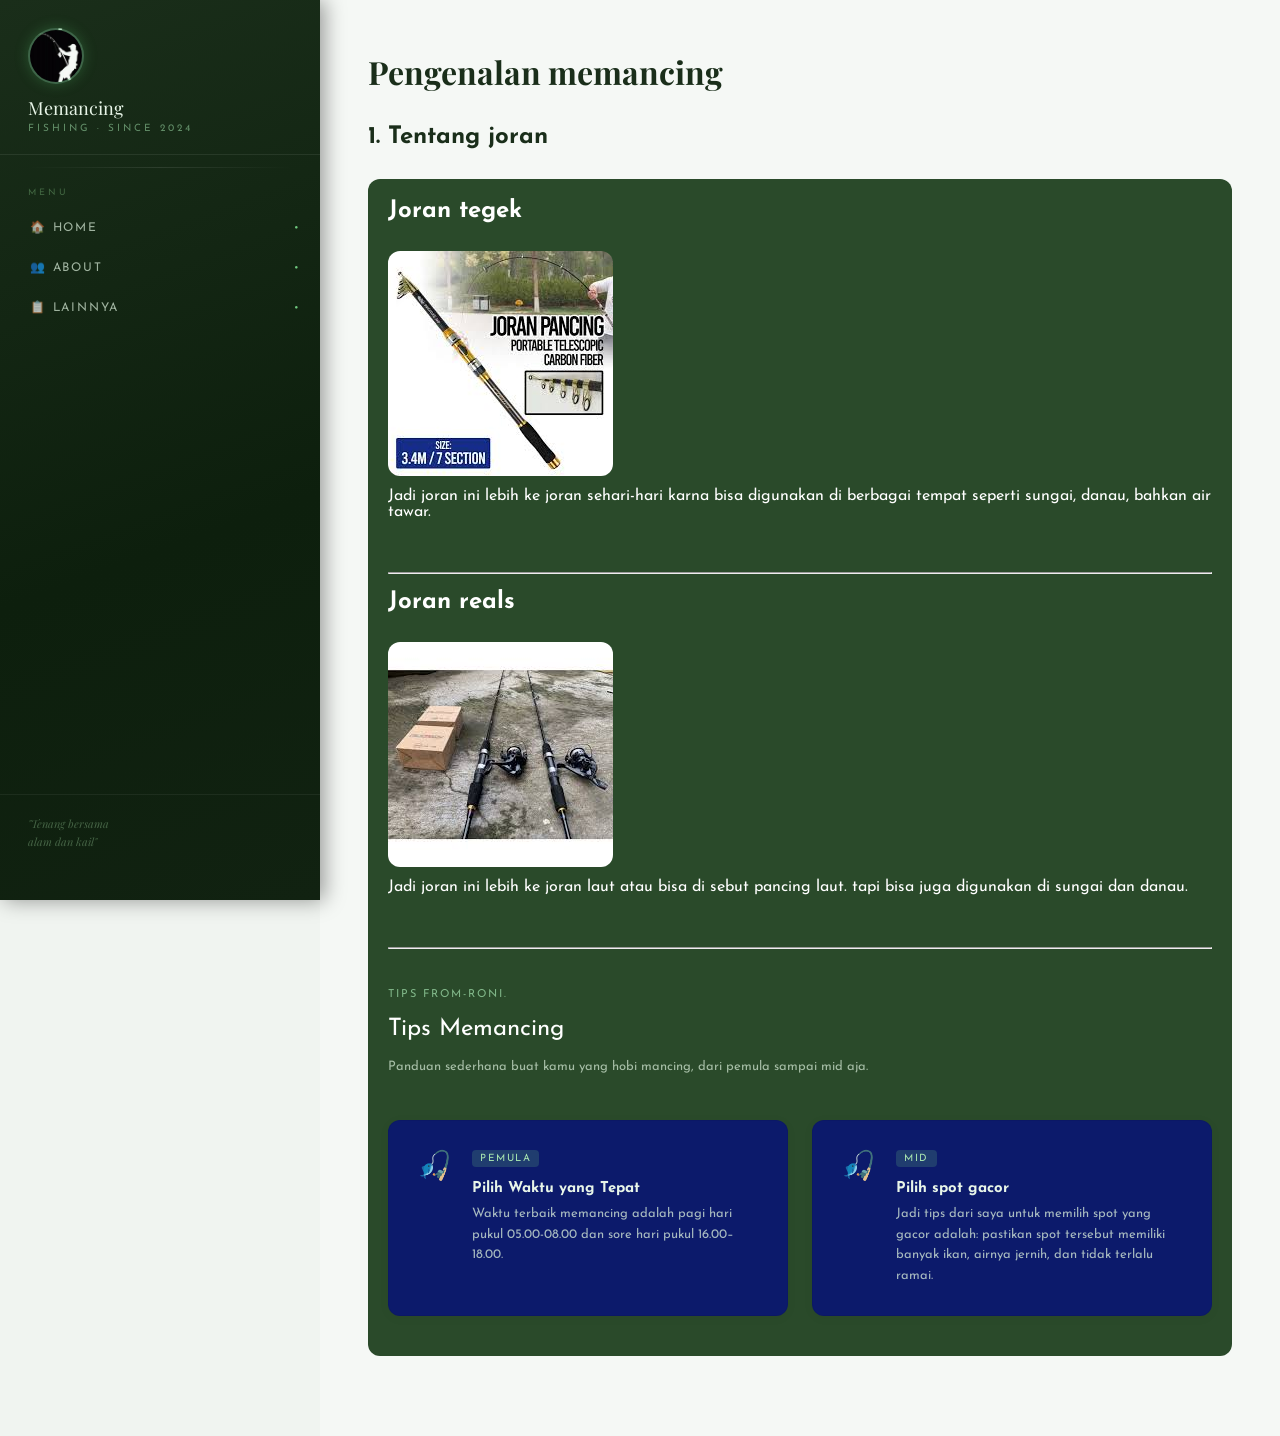
<file: index.html>
<!DOCTYPE html>
<html lang="en">

<head>
    <meta charset="UTF-8">
    <meta name="viewport" content="width=device-width, initial-scale=1.0">
    <title>fishing</title>
    <link rel="stylesheet" href="style.css">
    <link
        href="https://fonts.googleapis.com/css2?family=Playfair+Display:wght@400;700&family=Josefin+Sans:wght@300;400;600&display=swap"
        rel="stylesheet">
</head>

<body>

    <!-- Tombol Hamburger (muncul di mobile) -->
    <button class="hamburger" id="hamburgerBtn" aria-label="Buka menu">
        <span></span>
        <span></span>
        <span></span>
    </button>

    <!-- Overlay backdrop -->
    <div class="nav-overlay" id="navOverlay"></div>

    <header id="sidebar">
        <div class="logo"></div>

        <div class="site-title">
            <span class="title-main">Memancing</span>
            <span class="title-sub">fishing · since 2024</span>
        </div>

        <div class="nav-divider"></div>

        <nav class="atas">
            <span class="nav-label">Menu</span>
            <a href="index.html" class="active">🏠 Home</a>
            <a href="about.html" class="active">👥 About</a>
            <a href="lainnya.html" class="active">📋 Lainnya</a>
        </nav>

        <div class="sidebar-footer">
            <p class="tagline">"Tenang bersama<br>alam dan kail"</p>
        </div>
    </header>

    <main class="konten">

        <h1>Pengenalan memancing</h1><br>
        <h2>1. Tentang joran</h2>
        <div class="joran">

            <article>
                <h3 style="font-size: x-large;">Joran tegek</h3><br>
                <img src="images/joran tegek.jfif" alt="Joran tegek">
                <p>Jadi joran ini lebih ke joran sehari-hari karna bisa digunakan di berbagai tempat seperti sungai, danau, bahkan air tawar.</p>
            </article><br><br><hr><br>

            <article>
                <h3 style="font-size: x-large;">Joran reals</h3><br>
                <img src="images/joran reels.jfif" alt="Joran reels">
                <p>Jadi joran ini lebih ke joran laut atau bisa di sebut pancing laut. tapi bisa juga digunakan di
                    sungai dan danau.</p>
            </article><br><br><hr><br>

            <div class="page-header">
                <span class="page-tag">Tips from-roni.</span><br><br>
                <p style="font-size: x-large;">Tips Memancing</p><br>
                <p class="page-desc">Panduan sederhana buat kamu yang hobi mancing, dari pemula sampai mid aja.</p>
            </div><br>

            <div class="artikel-grid">
                <article class="artikel-card">
                    <div class="artikel-icon">🎣</div>
                    <div class="artikel-body">
                        <ul>
                            <li><span class="artikel-tag">Pemula</span></li>
                        </ul>
                        <h3>Pilih Waktu yang Tepat</h3>
                        <p>Waktu terbaik memancing adalah pagi hari pukul 05.00-08.00 dan sore hari pukul 16.00–18.00.</p>
                    </div>
                </article>

                <article class="artikel-card">
                    <div class="artikel-icon">🎣</div>
                    <div class="artikel-body">
                        <ul>
                            <li><span class="artikel-tag">Mid</span></li>
                        </ul>
                        <h3>Pilih spot gacor</h3>
                        <p>Jadi tips dari saya untuk memilih spot yang gacor adalah: pastikan spot tersebut memiliki
                            banyak ikan, airnya jernih, dan tidak terlalu ramai.</p>
                    </div>
                </article>
            </div>

        </div>
    </main>

    <script>
        const hamburgerBtn = document.getElementById('hamburgerBtn');
        const sidebar = document.getElementById('sidebar');
        const navOverlay = document.getElementById('navOverlay');

        hamburgerBtn.addEventListener('click', () => {
            sidebar.classList.toggle('open');
            navOverlay.classList.toggle('open');
        });

        navOverlay.addEventListener('click', () => {
            sidebar.classList.remove('open');
            navOverlay.classList.remove('open');
        });

        sidebar.querySelectorAll('a').forEach(link => {
            link.addEventListener('click', () => {
                sidebar.classList.remove('open');
                navOverlay.classList.remove('open');
            });
        });
    </script>

</body>

</html>
</file>
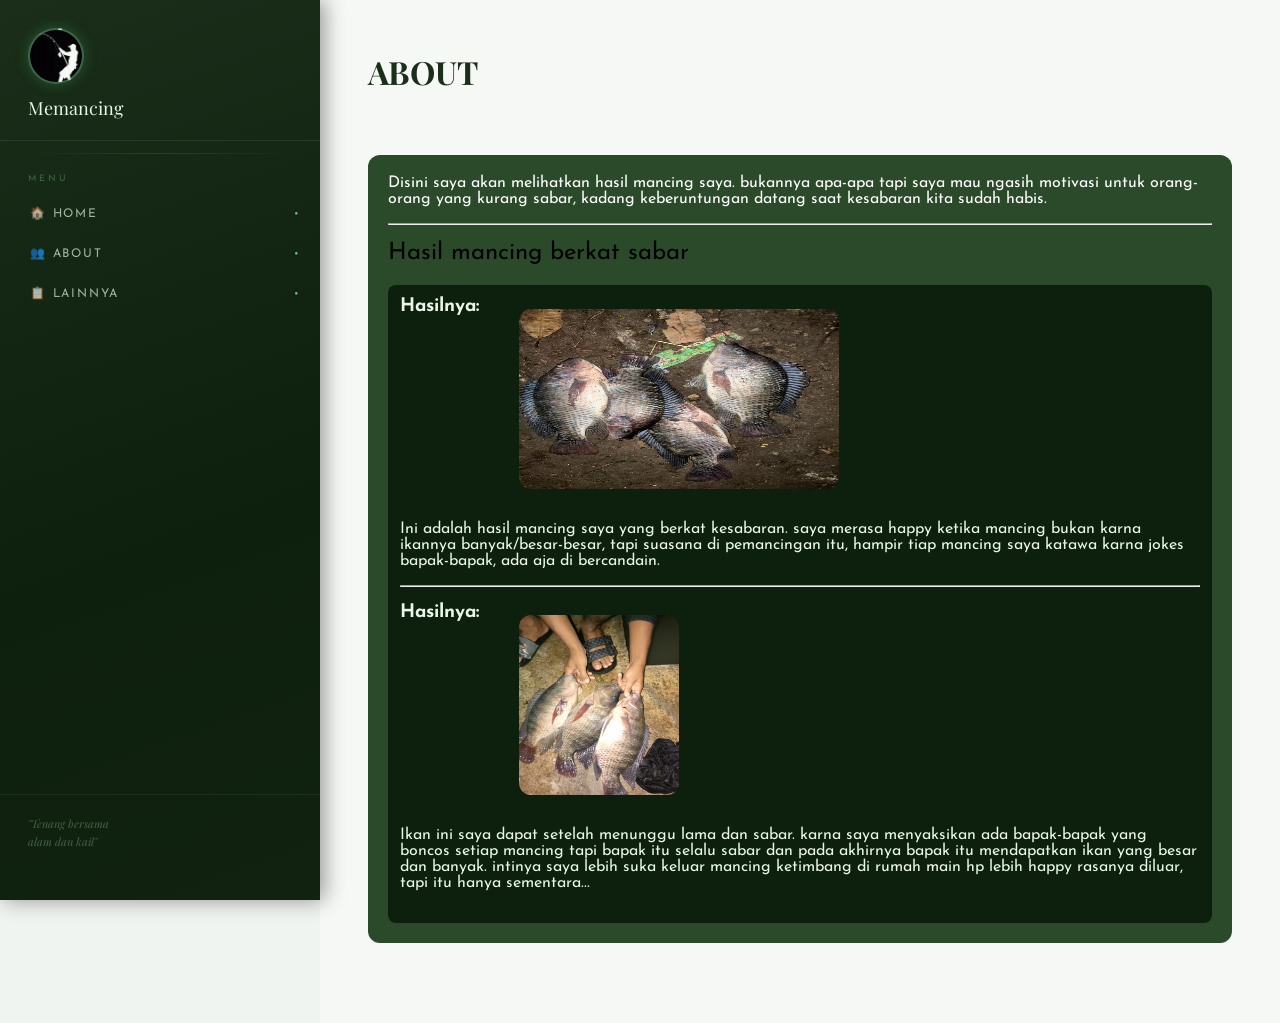
<file: about.html>
<!DOCTYPE html>
<html lang="en">

<head>
    <meta charset="UTF-8">
    <meta name="viewport" content="width=device-width, initial-scale=1.0">
    <title>fishing</title>
    <link rel="stylesheet" href="style.css">
    <link
        href="https://fonts.googleapis.com/css2?family=Playfair+Display:wght@400;700&family=Josefin+Sans:wght@300;400;600&display=swap"
        rel="stylesheet">
</head>

<body>

    <!-- Tombol Hamburger (muncul di mobile) -->
    <button class="hamburger" id="hamburgerBtn" aria-label="Buka menu">
        <span></span>
        <span></span>
        <span></span>
    </button>

    <!-- Overlay backdrop -->
    <div class="nav-overlay" id="navOverlay"></div>

    <header id="sidebar">
        <div class="logo"></div>

        <div class="site-title">
            <span class="title-main">Memancing</span>
        </div>

        <div class="nav-divider"></div>

        <nav class="atas">
            <span class="nav-label">Menu</span>
            <a href="index.html" class="active">🏠 Home</a>
            <a href="about.html" class="active">👥 About</a>
            <a href="lainnya.html" class="active">📋 Lainnya</a>
        </nav>

        <div class="sidebar-footer">
            <p class="tagline">"Tenang bersama<br>alam dan kail"</p>
        </div>
    </header>

    <main class="konten">

        <h1>ABOUT</h1><br>
        <div class="joran">

        <p>Disini saya akan melihatkan hasil mancing saya. bukannya apa-apa tapi saya mau ngasih motivasi untuk
            orang-orang yang kurang sabar, kadang keberuntungan datang saat kesabaran kita sudah habis.</p><br><hr><br>
        <P style="font-size: x-large; color: black;">Hasil mancing berkat sabar</P>
        <div class="hasil">
            <article>
                <div class="mpak">
                    <h3>Hasilnya:</h3><br>
                    <img src="images/ikan.jpeg" style="width:40%; height:180px;">
                    <p>Ini adalah hasil mancing saya yang berkat kesabaran.
                        saya merasa happy ketika mancing bukan karna ikannya banyak/besar-besar, tapi suasana di
                        pemancingan itu, hampir tiap mancing saya katawa karna jokes bapak-bapak, ada aja di bercandain.
                    </p>
                </div><br>
                <hr><br>
                <div class="mpak">
                    <h3>Hasilnya:</h3><br>
                    <img src="images/ikan3.jpeg" style="width:20%; height:180px;">
                    <p>Ikan ini saya dapat setelah menunggu lama dan sabar. karna saya menyaksikan ada bapak-bapak yang
                        boncos setiap mancing tapi bapak itu selalu sabar dan pada akhirnya bapak itu mendapatkan ikan
                        yang besar dan banyak.
                        intinya saya lebih suka keluar mancing ketimbang di rumah main hp lebih  happy
                        rasanya diluar, tapi itu hanya sementara...
                    </p>
                </div>
            </article>
        </div>
    </main>

    <script>
        const hamburgerBtn = document.getElementById('hamburgerBtn');
        const sidebar = document.getElementById('sidebar');
        const navOverlay = document.getElementById('navOverlay');

        hamburgerBtn.addEventListener('click', () => {
            sidebar.classList.toggle('open');
            navOverlay.classList.toggle('open');
        });

        navOverlay.addEventListener('click', () => {
            sidebar.classList.remove('open');
            navOverlay.classList.remove('open');
        });

        sidebar.querySelectorAll('a').forEach(link => {
            link.addEventListener('click', () => {
                sidebar.classList.remove('open');
                navOverlay.classList.remove('open');
            });
        });
    </script>

</body>

</html>
</file>
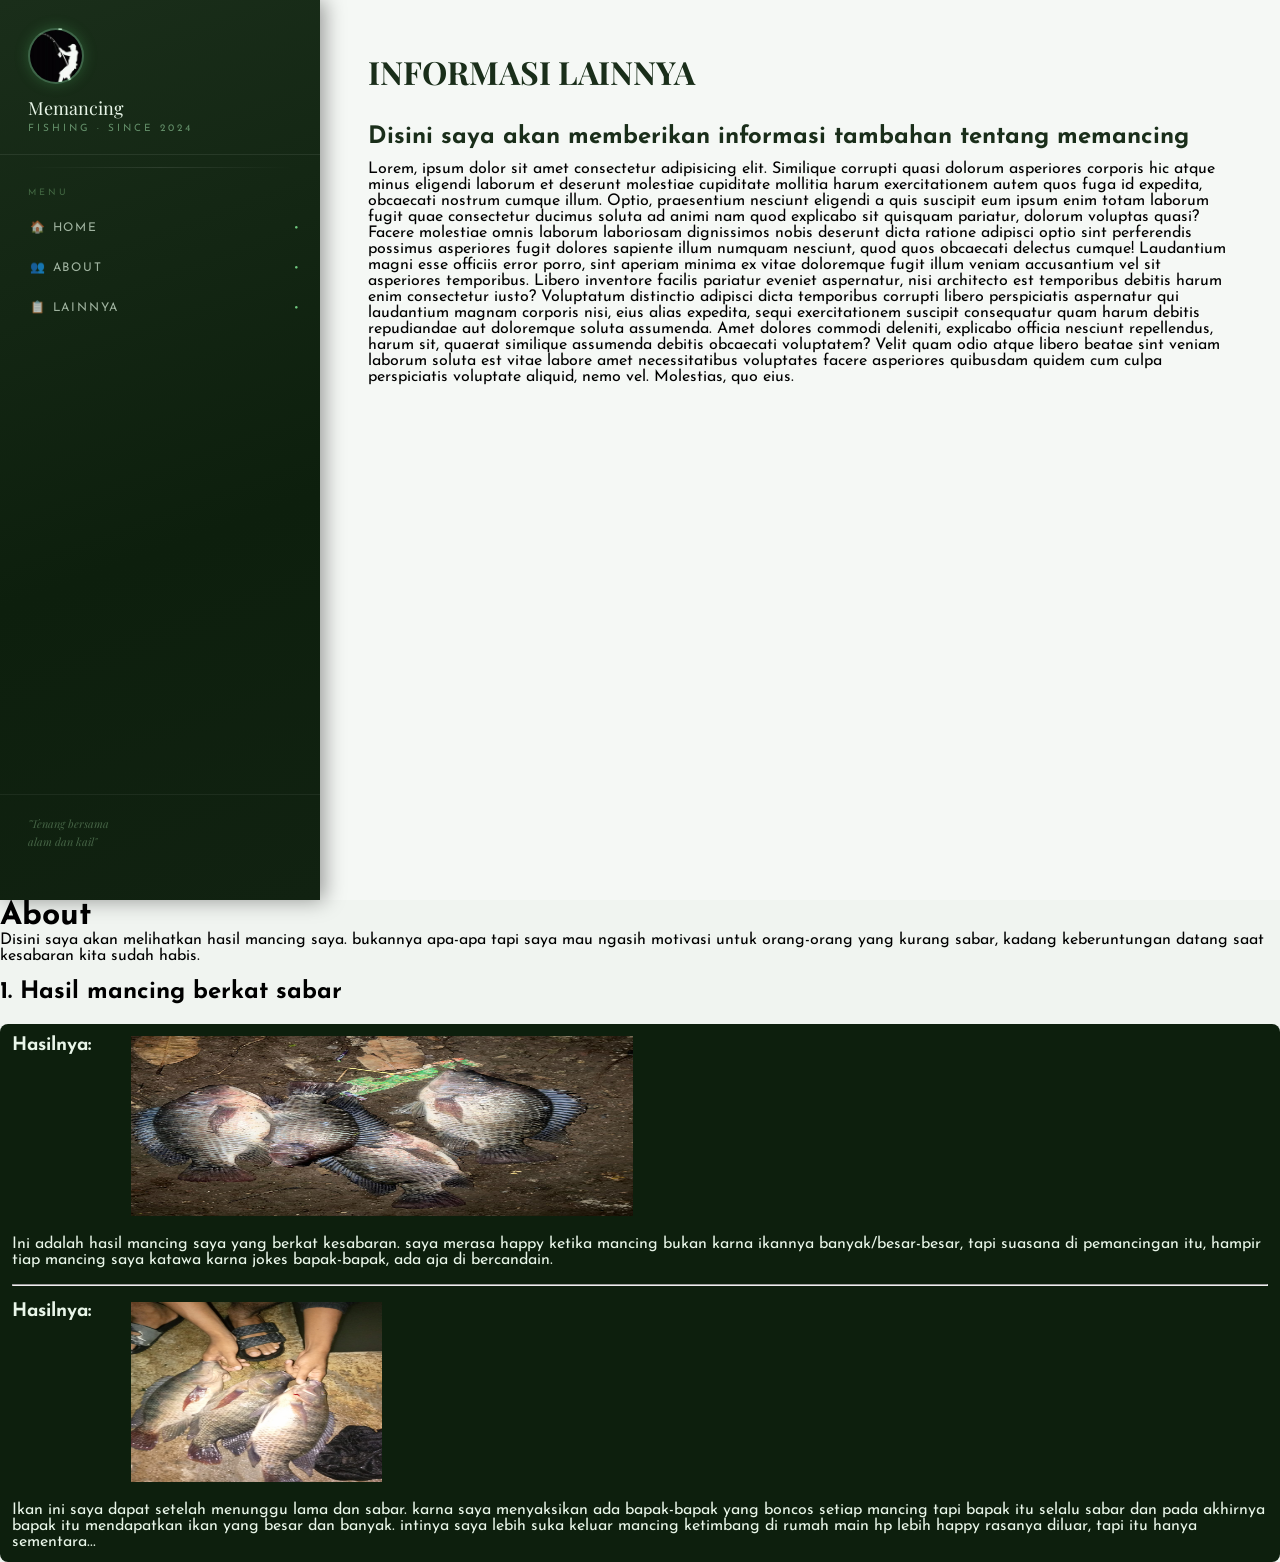
<file: lainnya.html>
<!DOCTYPE html>
<html lang="en">

<head>
    <meta charset="UTF-8">
    <meta name="viewport" content="width=device-width, initial-scale=1.0">
    <title>fishing</title>
    <link rel="stylesheet" href="style.css">
    <link
        href="https://fonts.googleapis.com/css2?family=Playfair+Display:wght@400;700&family=Josefin+Sans:wght@300;400;600&display=swap"
        rel="stylesheet">
</head>

<body>

    <!-- Tombol Hamburger (muncul di mobile) -->
    <button class="hamburger" id="hamburgerBtn" aria-label="Buka menu">
        <span></span>
        <span></span>
        <span></span>
    </button>

    <!-- Overlay backdrop -->
    <div class="nav-overlay" id="navOverlay"></div>

    <header id="sidebar">
        <div class="logo"></div>

        <div class="site-title">
            <span class="title-main">Memancing</span>
            <span class="title-sub">fishing · since 2024</span>
        </div>

        <div class="nav-divider"></div>

        <nav class="atas">
            <span class="nav-label">Menu</span>
            <a href="index.html" class="active">🏠 Home</a>
            <a href="about.html" class="active">👥 About</a>
            <a href="lainnya.html" class="active">📋 Lainnya</a>
        </nav>

        <div class="sidebar-footer">
            <p class="tagline">"Tenang bersama<br>alam dan kail"</p>
        </div>
    </header>

    <main class="konten">

        <h1>INFORMASI LAINNYA</h1><br>
        <h2>Disini saya akan memberikan informasi tambahan tentang memancing</h2>
        <p>Lorem, ipsum dolor sit amet consectetur adipisicing elit. Similique corrupti quasi dolorum asperiores
            corporis hic atque minus eligendi laborum et deserunt molestiae cupiditate mollitia harum exercitationem
            autem quos fuga id expedita, obcaecati nostrum cumque illum. Optio, praesentium nesciunt eligendi a quis
            suscipit eum ipsum enim totam laborum fugit quae consectetur ducimus soluta ad animi nam quod explicabo sit
            quisquam pariatur, dolorum voluptas quasi? Facere molestiae omnis laborum laboriosam dignissimos nobis
            deserunt dicta ratione adipisci optio sint perferendis possimus asperiores fugit dolores sapiente illum
            numquam nesciunt, quod quos obcaecati delectus cumque! Laudantium magni esse officiis error porro, sint
            aperiam minima ex vitae doloremque fugit illum veniam accusantium vel sit asperiores temporibus. Libero
            inventore facilis pariatur eveniet aspernatur, nisi architecto est temporibus debitis harum enim consectetur
            iusto? Voluptatum distinctio adipisci dicta temporibus corrupti libero perspiciatis aspernatur qui
            laudantium magnam corporis nisi, eius alias expedita, sequi exercitationem suscipit consequatur quam harum
            debitis repudiandae aut doloremque soluta assumenda. Amet dolores commodi deleniti, explicabo officia
            nesciunt repellendus, harum sit, quaerat similique assumenda debitis obcaecati voluptatem? Velit quam odio
            atque libero beatae sint veniam laborum soluta est vitae labore amet necessitatibus voluptates facere
            asperiores quibusdam quidem cum culpa perspiciatis voluptate aliquid, nemo vel. Molestias, quo eius.</p>

    </main>

    <script>
        const hamburgerBtn = document.getElementById('hamburgerBtn');
        const sidebar = document.getElementById('sidebar');
        const navOverlay = document.getElementById('navOverlay');

        hamburgerBtn.addEventListener('click', () => {
            sidebar.classList.toggle('open');
            navOverlay.classList.toggle('open');
        });

        navOverlay.addEventListener('click', () => {
            sidebar.classList.remove('open');
            navOverlay.classList.remove('open');
        });

        sidebar.querySelectorAll('a').forEach(link => {
            link.addEventListener('click', () => {
                sidebar.classList.remove('open');
                navOverlay.classList.remove('open');
            });
        });
    </script>

</body>

</html>


<h1>About</h1>
        <p>Disini saya akan melihatkan hasil mancing saya. bukannya apa-apa tapi saya mau ngasih motivasi untuk
            orang-orang yang kurang sabar, kadang keberuntungan datang saat kesabaran kita sudah habis.</p><br>
        <h2>1. Hasil mancing berkat sabar</h2>
        <div class="hasil">
            <article>
                <div class="mpak">
                    <h3>Hasilnya:</h3><br>
                    <img src="images/ikan.jpeg" style="width:40%; height:180px;">
                    <p>Ini adalah hasil mancing saya yang berkat kesabaran.
                        saya merasa happy ketika mancing bukan karna ikannya banyak/besar-besar, tapi suasana di
                        pemancingan itu, hampir tiap mancing saya katawa karna jokes bapak-bapak, ada aja di bercandain.
                    </p>
                </div><br>
                <hr><br>
                <div class="mpak">
                    <h3>Hasilnya:</h3><br>
                    <img src="images/ikan3.jpeg" style="width:20%; height:180px;">
                    <p>Ikan ini saya dapat setelah menunggu lama dan sabar. karna saya menyaksikan ada bapak-bapak yang
                        boncos setiap mancing tapi bapak itu selalu sabar dan pada akhirnya bapak itu mendapatkan ikan
                        yang besar dan banyak.
                        intinya saya lebih suka keluar mancing ketimbang di rumah main hp lebih  happy
                        rasanya diluar, tapi itu hanya sementara...
                    </p>
                </div>
            </article>
        </div>
</file>
<file: style.css>
* {
    margin: 0;
    padding: 0;
    box-sizing: border-box;
}

body {
    font-family: 'Josefin Sans', sans-serif;
    background: #f0f4f0;
    width: auto;
    min-height: 100vh;
}

/* SIDEBAR */
header {
    background: linear-gradient(160deg, #1a2e1a 0%, #0d1f0d 60%, #112211 100%);
    width: 25%;
    height: 100vh;
    position: fixed;
    top: 0;
    left: 0;
    display: flex;
    flex-direction: column;
    padding: 28px 0;
    box-shadow: 4px 0 20px rgba(0, 0, 0, 0.4);
    z-index: 100;
    overflow-y: auto;
}

/* LOGO */
.logo {
    height: 56px;
    width: 56px;
    border-radius: 50%;
    background-image: url(images/mancing.jfif);
    background-size: cover;
    background-color: #2a4a2a;
    border: 2px solid rgba(120, 200, 140, 0.5);
    box-shadow: 0 0 14px rgba(80, 180, 100, 0.3);
    margin: 0 28px 12px;
    flex-shrink: 0;
}

/* JUDUL SITE */
.site-title {
    display: flex;
    flex-direction: column;
    padding: 0 28px 20px;
    border-bottom: 1px solid rgba(255, 255, 255, 0.08);
}

.title-main {
    font-family: 'Playfair Display', serif;
    font-size: 18px;
    color: #e8f5e8;
}

.title-sub {
    font-size: 10px;
    color: rgba(150, 210, 160, 0.6);
    letter-spacing: 3px;
    text-transform: uppercase;
    margin-top: 3px;
}

/* DIVIDER */
.nav-divider {
    height: 1px;
    background: linear-gradient(to right, transparent, rgba(255,255,255,0.1), transparent);
    margin: 12px 28px;
}

/* LABEL MENU */
.nav-label {
    display: block;
    font-size: 9px;
    letter-spacing: 3px;
    text-transform: uppercase;
    color: rgba(120, 180, 120, 0.45);
    padding: 8px 28px 10px;
}

/* LINK NAVIGASI */
a {
    display: flex;
    align-items: center;
    gap: 10px;
    padding: 13px 28px;
    color: rgba(220, 240, 220, 0.7);
    text-decoration: none;
    font-size: 12px;
    letter-spacing: 1.8px;
    text-transform: uppercase;
    border-left: 2px solid transparent;
    transition: all 0.3s ease;
    position: relative;
}

/* HOVER */
a:hover {
    color: #a8e6b0;
    background: rgba(80, 160, 90, 0.1);
    border-left: 2px solid rgba(120, 200, 130, 0.5);
    padding-left: 34px;
}

a.active::after {
    content: '●';
    position: absolute;
    right: 20px;
    font-size: 6px;
    color: #6ec97e;
}

/* FOOTER SIDEBAR */
.sidebar-footer {
    padding: 20px 28px;
    border-top: 1px solid rgba(255, 255, 255, 0.06);
    margin-top: auto;
}

.tagline {
    font-family: 'Playfair Display', serif;
    font-style: italic;
    font-size: 11px;
    color: rgba(150, 200, 150, 0.4);
    line-height: 1.7;
}

/* KONTEN */
.konten {
    margin-left: 25%;
    padding: 50px 48px;
    min-height: 100vh;
    background: #f5f8f5;
}

.konten h1 {
    font-family: 'Playfair Display', serif;
    font-size: clamp(20px, 3vw, 32px);
    color: #1a2e1a;
    margin-bottom: 16px;
}

.konten h2 {
    font-size: clamp(16px, 2.5vw, 24px);
    color: #1a2e1a;
    margin-bottom: 12px;
}

/* JORAN */
.joran {
    float: none;
    margin: 30px auto;
    padding: 20px;
    background-color: #2a4a2a;
    border-radius: 12px;
    color: white;
    width: 100%;
}

.joran article {
    margin-bottom: 20px;
}

.joran article img {
    max-width: 100%;
    height: auto;
    border-radius: 12px;
    display: block;
    margin: 12px 0;
}

div h3 img {
    margin-top: 20px;
    border-radius: 30%;
    padding: 12px;
}

article h3 img {
    width: 100%;
    max-width: 200px;
    float: none;
    margin: 10px 0;
    display: block;
}

/* PAGE HEADER */
.page-header {
    margin-top: 20px;
    margin-bottom: 10px;
}

.page-tag {
    font-size: 11px;
    letter-spacing: 2px;
    text-transform: uppercase;
    color: rgba(150, 210, 160, 0.8);
}

.page-title {
    font-family: 'Playfair Display', serif;
    font-size: clamp(18px, 2.5vw, 26px);
    color: #e8f5e8;
}

.page-desc {
    font-size: 13px;
    color: rgba(220, 240, 220, 0.7);
    line-height: 1.6;
}

/* GRID ARTIKEL */
.artikel-grid {
    display: grid;
    grid-template-columns: repeat(2, 1fr);
    gap: 24px;
    margin-top: 16px;
}

/* KARTU ARTIKEL */
.artikel-card {
    background: #0c1a6b;
    border-radius: 12px;
    padding: 28px;
    display: flex;
    gap: 20px;
    border: 1px solid rgba(0,0,0,0.06);
    box-shadow: 0 2px 12px rgba(0,0,0,0.04);
    transition: all 0.3s ease;
    color: white;
}

.artikel-card:hover {
    transform: translateY(-4px);
    box-shadow: 0 8px 28px rgba(30, 80, 40, 0.1);
    border-color: rgba(110, 201, 126, 0.3);
}

.artikel-icon {
    font-size: 28px;
    flex-shrink: 0;
}

.artikel-tag {
    display: inline-block;
    background: rgba(110, 201, 126, 0.2);
    color: #a8e6b0;
    font-size: 10px;
    letter-spacing: 1.5px;
    text-transform: uppercase;
    padding: 3px 8px;
    border-radius: 4px;
    margin-bottom: 8px;
}

.artikel-body h3 {
    font-size: 15px;
    color: #e8f5e8;
    margin-bottom: 8px;
}

.artikel-body p {
    font-size: 13px;
    color: rgba(220, 240, 220, 0.75);
    line-height: 1.6;
}

.artikel-body ul {
    list-style: none;
    padding: 0;
    margin-bottom: 6px;
}

.hasil {
    margin-top: 20px;
    padding: 12px;
    background-color: #0d1f0d;
    color: #e8f5e8;
    border-radius: 8px;
    width: 100%;
    height: auto;
}

.mpak {
    display: flex;
    gap: 20px;
    box-sizing: border-box;
    flex-wrap: wrap;
}

/* =====================
   HAMBURGER BUTTON
   ===================== */
.hamburger {
    display: none;
    position: fixed;
    top: 14px;
    left: 14px;
    z-index: 200;
    background: #1a2e1a;
    border: none;
    border-radius: 8px;
    padding: 10px 12px;
    cursor: pointer;
    flex-direction: column;
    gap: 5px;
}

.hamburger span {
    display: block;
    width: 22px;
    height: 2px;
    background: #a8e6b0;
    border-radius: 2px;
    transition: all 0.3s ease;
}

.nav-overlay {
    display: none;
    position: fixed;
    inset: 0;
    background: rgba(0,0,0,0.5);
    z-index: 99;
}

/* =====================
   TABLET (max 1024px)
   ===================== */
@media (max-width: 1024px) {
    header {
        width: 260px;
    }

    .konten {
        margin-left: 260px;
        padding: 36px 28px;
    }
}

/* =====================
   MOBILE (max 768px)
   ===================== */
@media (max-width: 768px) {

    .hamburger {
        display: flex;
    }

    header {
        width: 260px;
        height: 100vh;
        transform: translateX(-100%);
        transition: transform 0.35s ease;
    }

    header.open {
        transform: translateX(0);
    }

    .nav-overlay.open {
        display: block;
    }

    .konten {
        margin-left: 0;
        padding: 80px 20px 40px;
    }

    .artikel-grid {
        grid-template-columns: 1fr;
        gap: 16px;
    }

    .artikel-card {
        flex-direction: column;
        padding: 20px;
    }

    .joran article img {
        width: 100%;
        max-width: 100%;
    }

    .joran {
        padding: 16px;
    }
}

/* =====================
   SMALL MOBILE (max 480px)
   ===================== */
@media (max-width: 480px) {
    .konten {
        padding: 76px 14px 32px;
    }

    .artikel-card {
        padding: 16px;
        gap: 12px;
    }
}
</file>
